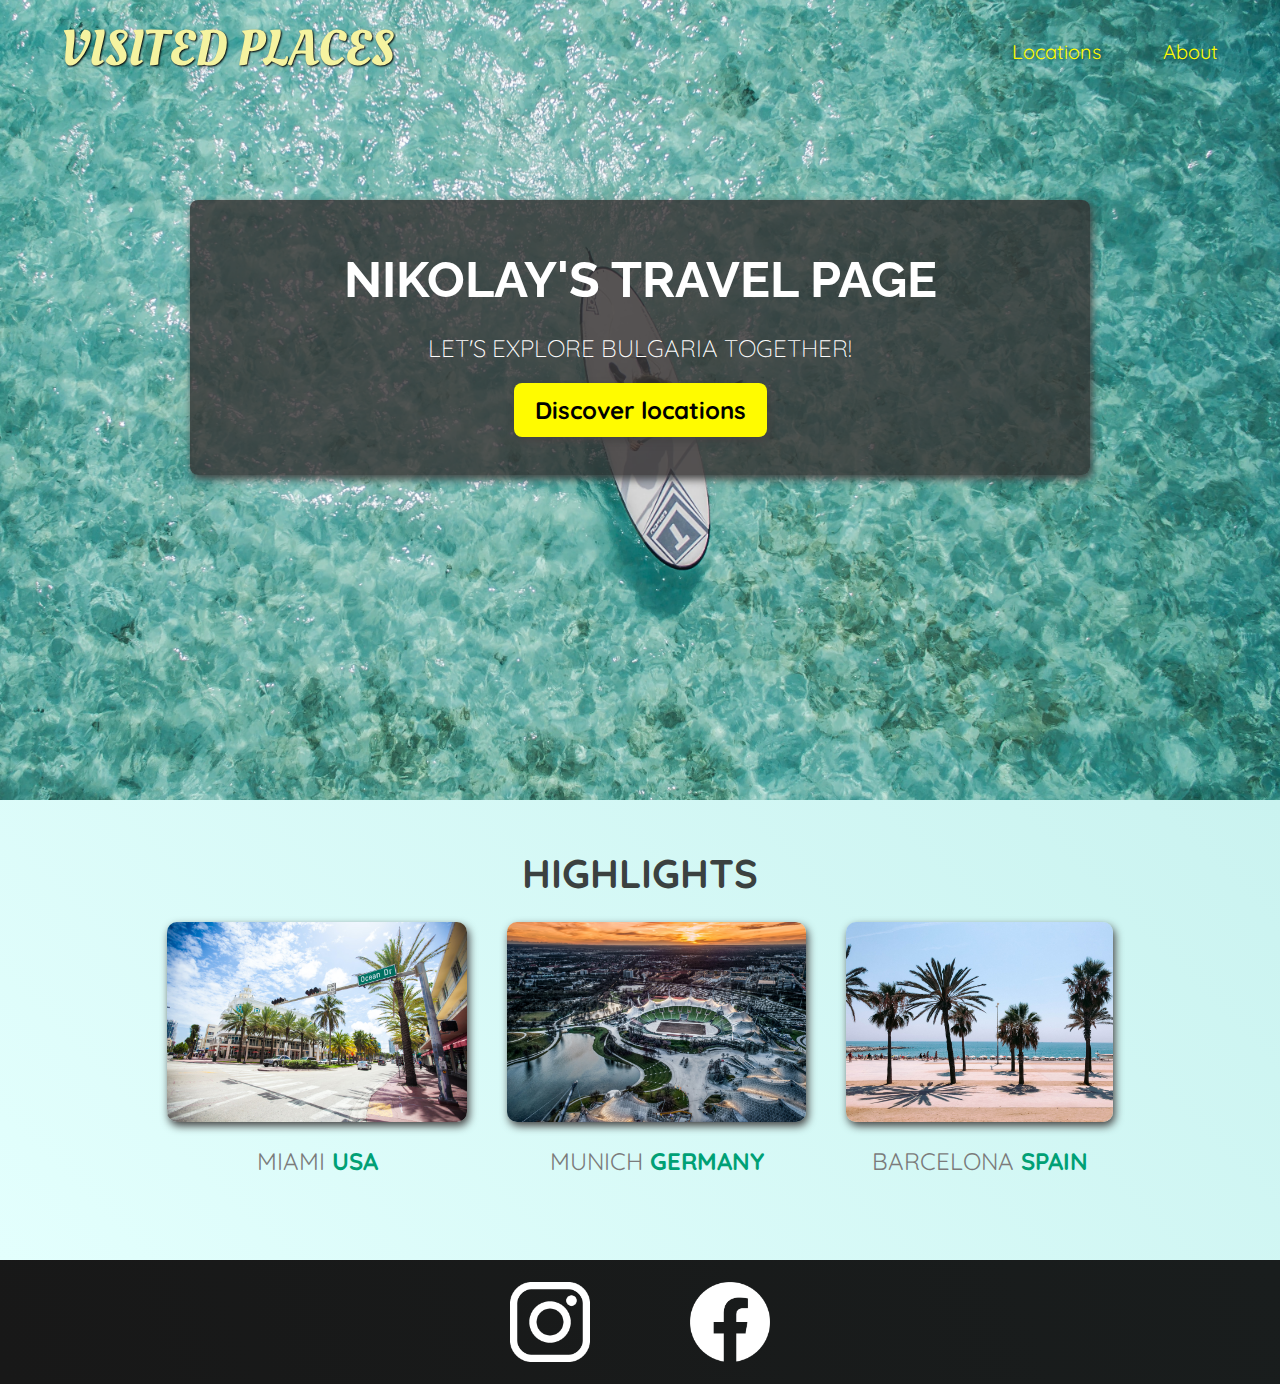
<file: index.html>
<!DOCTYPE html>
<html lang="en">
<head>
    <meta charset="UTF-8">
    <link rel="stylesheet" href="styles.css">
    <link
    href="https://fonts.googleapis.com/css2?family=Raleway:wght@700&family=Oleo+Script:wght@700&family=Quicksand:wght@300;500;700&display=swap"
    rel="stylesheet"
  />
    <title>Niki Travel</title>
</head>
<body>
    <header id="container">
        <div id="page-logo">
            <a href="index.html">Visited Places</a>

        </div>
        
        <nav>
<ul>
    <li><a href="/locations.html">Locations</a></li>
    <li><a href="/about.html">About</a></li>
</ul>
        </nav>
    </header>
    <main>
        <section id="hero">
        <div id="hero-content">
                <h1>Nikolay's Travel Page</h1>
            <p>Let's explore Bulgaria together!</p>
            <a href="locations.html">Discover locations</a>
        </div>
        </section>
        
        <section id="highlights">
            <h2>highlights</h2>
            <ul id="destinations">
                <li class="destination">
                    <img src="images/places/miami.jpg" alt="miami">
                    <p>Miami <strong>USA</strong></p>
                </li>
                <li class="destination">
                    <img src="images/places/munich.jpg" alt="munich">
                    <p>Munich <strong>Germany</strong></p>
                </li>
                <li class="destination">
                    <img src="images/places/barcelona.jpg" alt="barcelona">
                    <p>Barcelona <strong>Spain</strong></p>
                </li>
            </ul>
        </section>
    </main>
    <footer>
       <ul>
           <li>
               <a href="https://www.instagram.com/dkll11/"><img src="images/icons/insta.png" alt="instagram"></a>
           </li>
           <li>
               <a href="https://www.facebook.com/dkll11"><img src="images/icons/facebook.png" alt="facebook"></a>
           </li>
       </ul> 
    </footer>
</body>
</html>
</file>
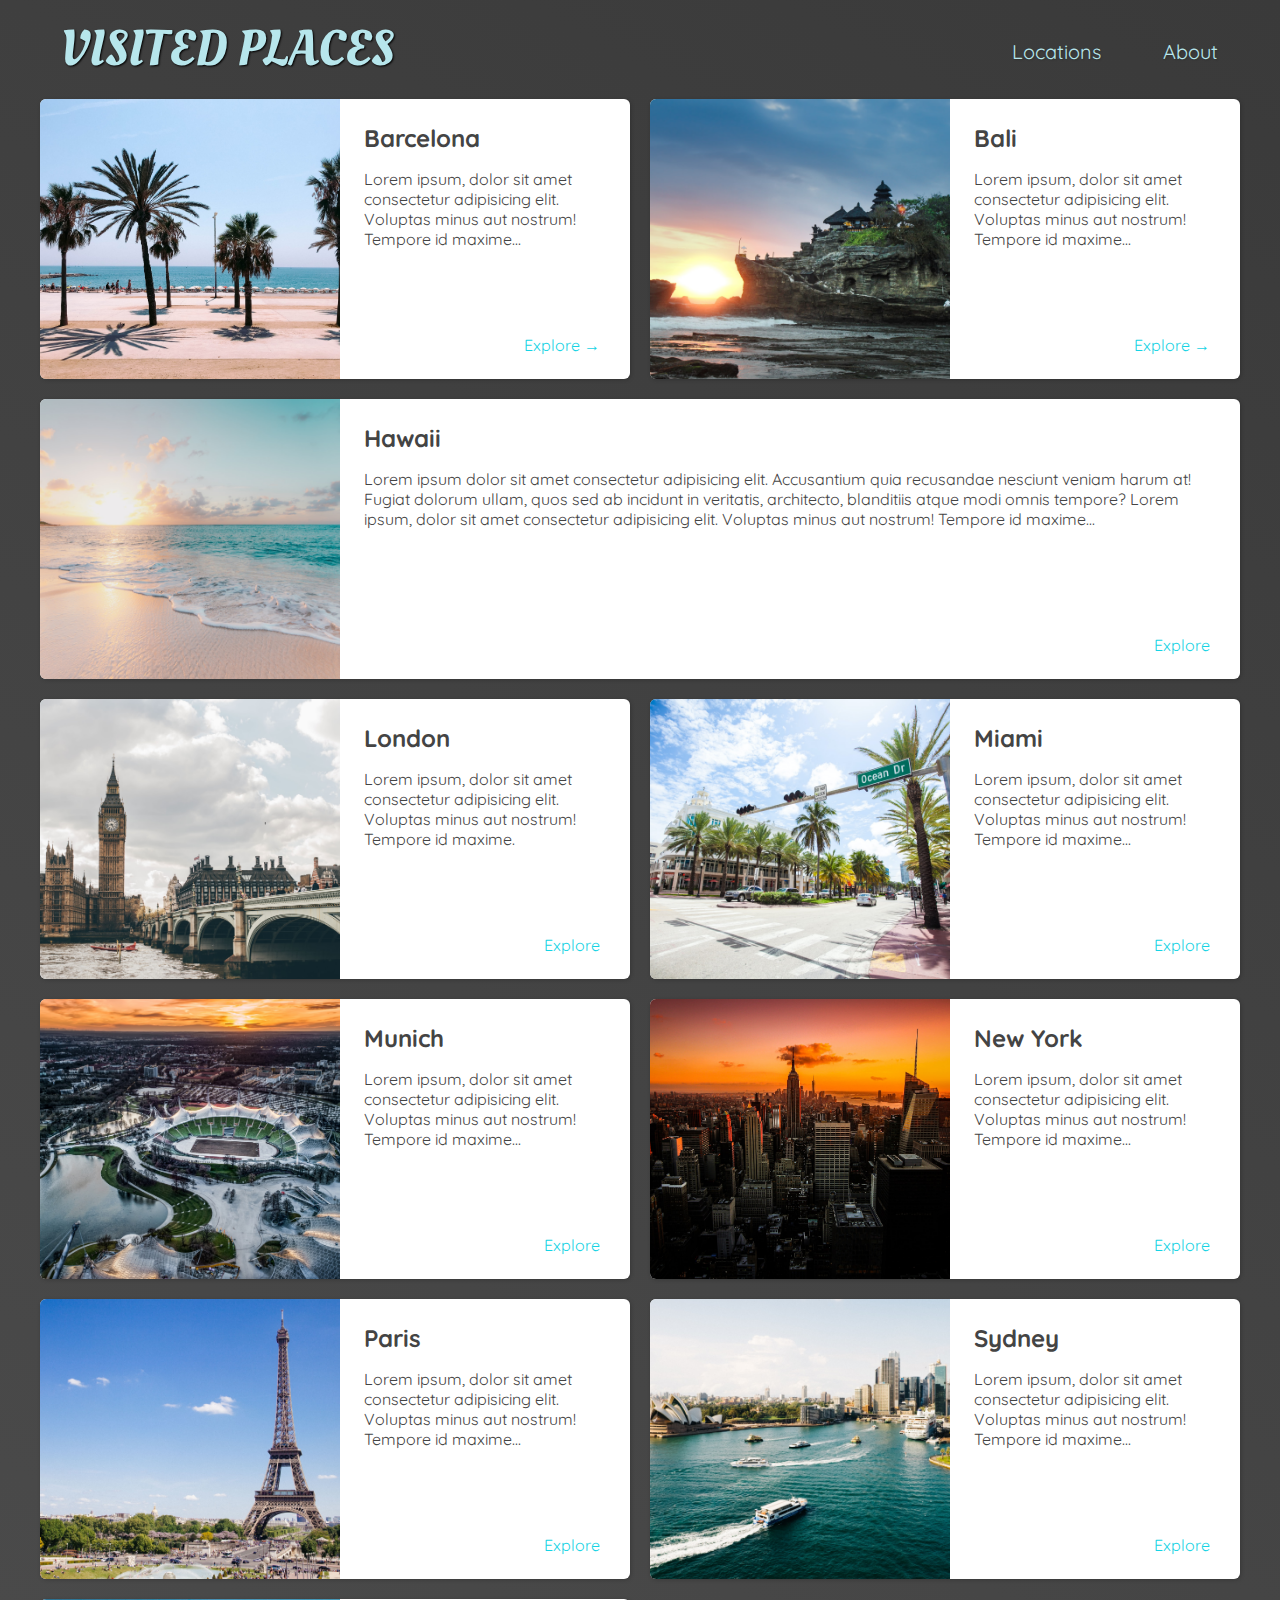
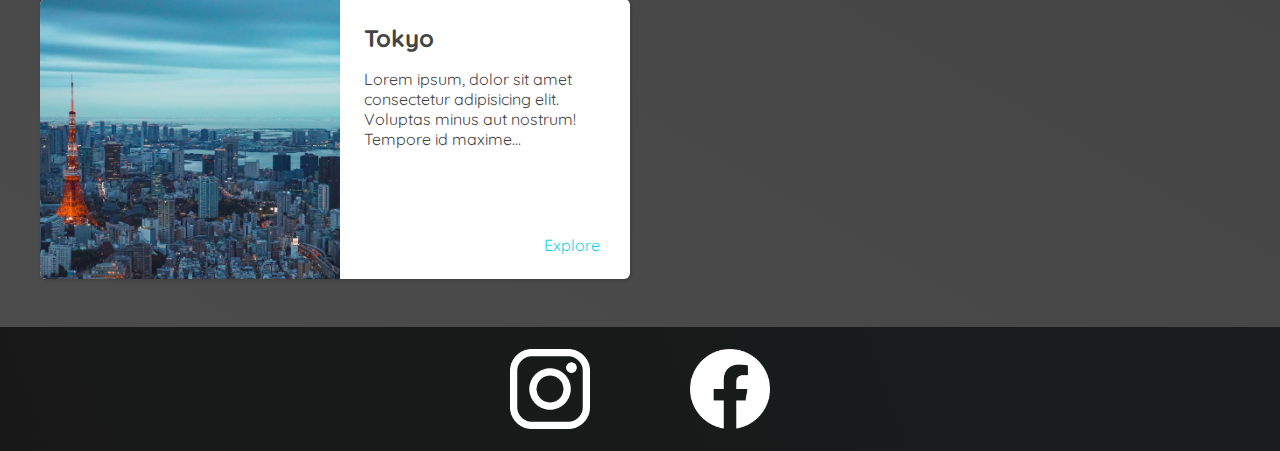
<file: locations.html>
<!DOCTYPE html>
<html lang="en">

<head>
    <meta charset="UTF-8">
    <link rel="stylesheet" href="styles.css">
    <link rel="stylesheet" href="locations.css">
    <link
        href="https://fonts.googleapis.com/css2?family=Raleway:wght@700&family=Oleo+Script:wght@700&family=Quicksand:wght@300;500;700&display=swap"
        rel="stylesheet" />
    <title>Niki places</title>
</head>

<body>
    <header id="container">
        <div id="page-logo">
            <a href="index.html">Visited Places</a>

        </div>

        <nav>
            <ul>
                <li><a href="/locations.html">Locations</a></li>
                <li><a href="/about.html">About</a></li>
            </ul>
        </nav>
    </header>

    <main>

        <ul>

            <li>
                <img class="images" src="images/places/barcelona.jpg" alt="barcelona">
                <div class="item-content">
                    <div>
                        <h2>Barcelona</h2>
                        <p>Lorem ipsum, dolor sit amet consectetur adipisicing elit. Voluptas minus aut nostrum! Tempore
                            id maxime...</p>
                    </div>
                    <div class="actions">
                        <a href="https://en.wikipedia.org/wiki/Barcelona">Explore &#x2192</a>
                    </div>
                </div>
            </li>

            <li>
                <img class="images" src="images/places/bali.jpg" alt="bali">
                <div class="item-content">
                    <div>
                        <h2>Bali</h2>
                        <p>Lorem ipsum, dolor sit amet consectetur adipisicing elit. Voluptas minus aut nostrum! Tempore
                            id maxime...</p>
                    </div>
                    <div class="actions">
                        <a href="https://en.wikipedia.org/wiki/Barcelona">Explore &#x2192</a>
                    </div>
                </div>
            </li>

            <li>
                <img class="images" src="images/places/hawaii.jpg" alt="hawaii">
                <div class="item-content">
                    <div>
                        <h2>Hawaii</h2>
                        <p>Lorem ipsum dolor sit amet consectetur adipisicing elit. Accusantium quia recusandae nesciunt
                            veniam harum at! Fugiat dolorum ullam, quos sed ab incidunt in veritatis, architecto,
                            blanditiis atque modi omnis tempore? Lorem ipsum, dolor sit amet consectetur adipisicing elit. Voluptas minus aut
                            nostrum! Tempore
                            id maxime...</p>
                    </div>
                    <div class="actions">
                        <a href="https://en.wikipedia.org/wiki/Barcelona">Explore</a>
                    </div>
                </div>
            </li>
            </li>

            <li>
                <img class="images" src="images/places/london.jpg" alt="barcelona">
                <div class="item-content">
                    <div>
                        <h2>London</h2>
                        <p>Lorem ipsum, dolor sit amet consectetur adipisicing elit. Voluptas minus aut nostrum! Tempore
                            id maxime. </p>
                    </div>
                    <div class="actions">
                        <a href="https://en.wikipedia.org/wiki/Barcelona">Explore</a>
                    </div>
                </div>
            </li>


            <li>
                <img class="images" src="images/places/miami.jpg" alt="barcelona">
                <div class="item-content">
                    <div>
                        <h2>Miami</h2>
                        <p>Lorem ipsum, dolor sit amet consectetur adipisicing elit. Voluptas minus aut nostrum! Tempore
                            id maxime...</p>
                    </div>
                    <div class="actions">
                        <a href="https://en.wikipedia.org/wiki/Barcelona">Explore</a>
                    </div>
                </div>

            </li>

            <li>
                <img class="images" src="images/places/munich.jpg" alt="barcelona">
                <div class="item-content">
                    <div>
                        <h2>Munich</h2>
                        <p>Lorem ipsum, dolor sit amet consectetur adipisicing elit. Voluptas minus aut nostrum! Tempore
                            id maxime...</p>
                    </div>
                    <div class="actions">
                        <a href="https://en.wikipedia.org/wiki/Barcelona">Explore</a>
                    </div>
                </div>

            </li>

            <li>
                <img class="images" src="images/places/new-york-city.jpg" alt="barcelona">
                <div class="item-content">
                    <div>
                        <h2>New York</h2>
                        <p>Lorem ipsum, dolor sit amet consectetur adipisicing elit. Voluptas minus aut nostrum! Tempore
                            id maxime...</p>
                    </div>
                    <div class="actions">
                        <a href="https://en.wikipedia.org/wiki/Barcelona">Explore</a>
                    </div>
                </div>
            </li>

            </li>

            <li>
                <img class="images" src="images/places/paris.jpg" alt="barcelona">
                <div class="item-content">
                    <div>
                        <h2>Paris</h2>
                        <p>Lorem ipsum, dolor sit amet consectetur adipisicing elit. Voluptas minus aut nostrum! Tempore
                            id maxime...</p>
                    </div>
                    <div class="actions">
                        <a href="https://en.wikipedia.org/wiki/Barcelona">Explore</a>
                    </div>
                </div>
            </li>
            </li>

            <li>
                <img class="images" src="images/places/sydney.jpg" alt="barcelona">
                <div class="item-content">
                    <div>
                        <h2>Sydney</h2>
                        <p>Lorem ipsum, dolor sit amet consectetur adipisicing elit. Voluptas minus aut nostrum! Tempore
                            id maxime...</p>
                    </div>
                    <div class="actions">
                        <a href="https://en.wikipedia.org/wiki/Barcelona">Explore</a>
                    </div>
                </div>
            </li>
            <li>
                <img class="images" src="images/places/tokyo.jpg" alt="barcelona">
                <div class="item-content">
                    <div>
                        <h2>Tokyo</h2>
                        <p>Lorem ipsum, dolor sit amet consectetur adipisicing elit. Voluptas minus aut nostrum! Tempore
                            id maxime...</p>
                    </div>
                    <div class="actions">
                        <a href="https://en.wikipedia.org/wiki/Barcelona">Explore</a>
                    </div>
                </div>
            </li>

        </ul>



    </main>

    <footer>
        <ul>
            <li>
                <a href="https://www.instagram.com/dkll11/"><img src="images/icons/insta.png" alt="instagram"></a>
            </li>
            <li>
                <a href="https://www.facebook.com/dkll11"><img src="images/icons/facebook.png" alt="facebook"></a>
            </li>
        </ul>


</body>

</html>
</file>
<file: styles.css>
body {
    font-family: "Quicksand", sans-serif;
    margin: 0;
} 

#page-logo a {
padding: 10px;
font-family: "Oleo Script", sans-serif;
color: rgb(245, 243 , 160);
text-decoration: none;
text-transform: uppercase;
text-shadow: 1px 1px 2px rgb(0, 0, 0);
font-size: 50px;
}

ul {
    list-style: none;
    margin: 0;
    padding: 0;
    
}

header nav ul{
    display: flex;
    justify-content: flex-end;
}

header li{
    margin-left: 38px;
    color: blueviolet;
    text-decoration: none;
    text-align: right;
    
}

header{
    display: flex;
    flex-direction: row;
    flex-wrap: wrap;
    font-size: 24px;
    align-items: center;
    justify-content: space-between;
    padding: 15px 50px;
    position: absolute;
    width: 100%;
    box-sizing: border-box;
  
}

#hero {
    height: 800px;
    background-image: url("images/places/ocean.jpeg");
    background-position: center;
    background-size: cover;
    
}

#hero-content {
    width: 900px;
    background-color: rgba(51, 47, 47, 0.8);
    box-shadow: 2px 4px 8px rgb(68, 67, 67);
    border-radius: 8px;
    text-align: center;
    padding: 50px 0px;
    margin: 0 auto;
    position: relative;
    top: 200px;

}
#hero-content h1 {
    color: white;
    text-transform: uppercase;
    font-size: 50px;
    font-family: "Raleway", sans-serif;
    margin: 0;

}

#hero-content p {
    color: white;
    text-transform: uppercase;
    font-size: 24px;
    font-weight: lighter;
    margin-bottom: 32px;
}

#hero-content a {
    text-decoration: none;
    background-color: rgb(255, 251, 0);
    padding: 12px 21px;
    color: black;
    font-size: 24px;
    font-weight: bold;
    border-radius: 8px;
    box-shadow: 2px 4px 8px rgb(68, 67, 67);
}

#hero-content a:hover {
    background-color: rgb(255, 230, 0);
}

header a {
    color: rgb(255, 251, 0);
    text-decoration: none;
    font-size: 20px;
    padding: 12px;
    text-shadow: 1px 1px 2px rgb(0, 0, 0, 0.2) ;
    border-radius: 6px;
}

header nav a:hover{
    color: rgb(68, 67, 67);
    background-color: rgb(255, 251, 0);
}

.destination img {
    height: 200px;
    width: 100%;
    box-shadow: 2px 4px 8px rgb(68, 67, 67);
    border-radius: 10px;
    object-fit: cover;
}

#destinations {
    display: flex;
    width: 90%;
    margin: auto;
    margin-bottom: 40px;
    justify-content: center;
}

.destination {
    margin: 0 20px;
    
}

.destination p {
    text-align: center;
    text-transform: uppercase;
    font-size: 24px;
    color: rgb(123, 123, 123);
    margin: 20px 0;
}

.destination p strong {
    color: rgb(0, 160 , 117);
}

#highlights h2 {
    text-transform: uppercase;
    text-align: center;
    font-size: 40px;
    color: rgb(59, 65, 64);
    margin: 24px 0;
}

#highlights {
    padding: 24px;
    background: linear-gradient(45deg, rgb(227, 255, 253), rgb(202, 243, 240));;
}

footer {
    background: linear-gradient(70deg, rgb(24, 24, 24), rgb(25, 29, 29));
}

footer ul {
    display: flex;
    justify-content: center;
    padding: 22px;
}

footer li {
    width: 80px;
    height: 80px;
    margin: 0 50px;
}

footer img {
    width: 100%;
    height: 100%;
}
</file>
<file: locations.css>
main li img {
    width: 300px;
    height: 280px;
    object-fit: cover;
}

header {
    position: static;
}
header nav a:hover {
    background-color: rgb(
        183,
        230,
        236
    );
    color: rgb(59, 59, 59);
}
body {
    background: linear-gradient(
        30deg,
        rgb(77, 77, 77),
        rgb(58, 58, 58)
    );
    color: rgb(68, 68, 68);
}
#page-logo a {
    color: rgb(183, 230, 236);
}
header a {
    color: rgb(183, 230, 236);
}

main ul {
    width: 1200px;
    margin: 0 auto 48px auto;
    display: grid;
    grid-template-columns: 1fr 1fr;
    gap: 20px 20px;
}

li:nth-of-type(3) {
    grid-column: 1 / 3;
}

main li {
    display: flex;
    background-color: white;
    box-shadow: 1px 1px 4px
        rgba(0, 0, 0, 0.2);
    border-radius: 6px;
    overflow: hidden;
}

.item-content {
    padding: 24px;
    display: flex;
    flex-direction: column;
    justify-content: space-between;

}
.item-content h2{
    margin: 0;
}

.actions {
    text-align: right;
}

.actions a {
    text-decoration: none;
    padding: 6px;
    color: rgb(22, 211, 228);
    border-radius: 5px;
}

.actions a:hover {
    background-color: rgb(
        235,
        253,
        255
    );
}
</file>
